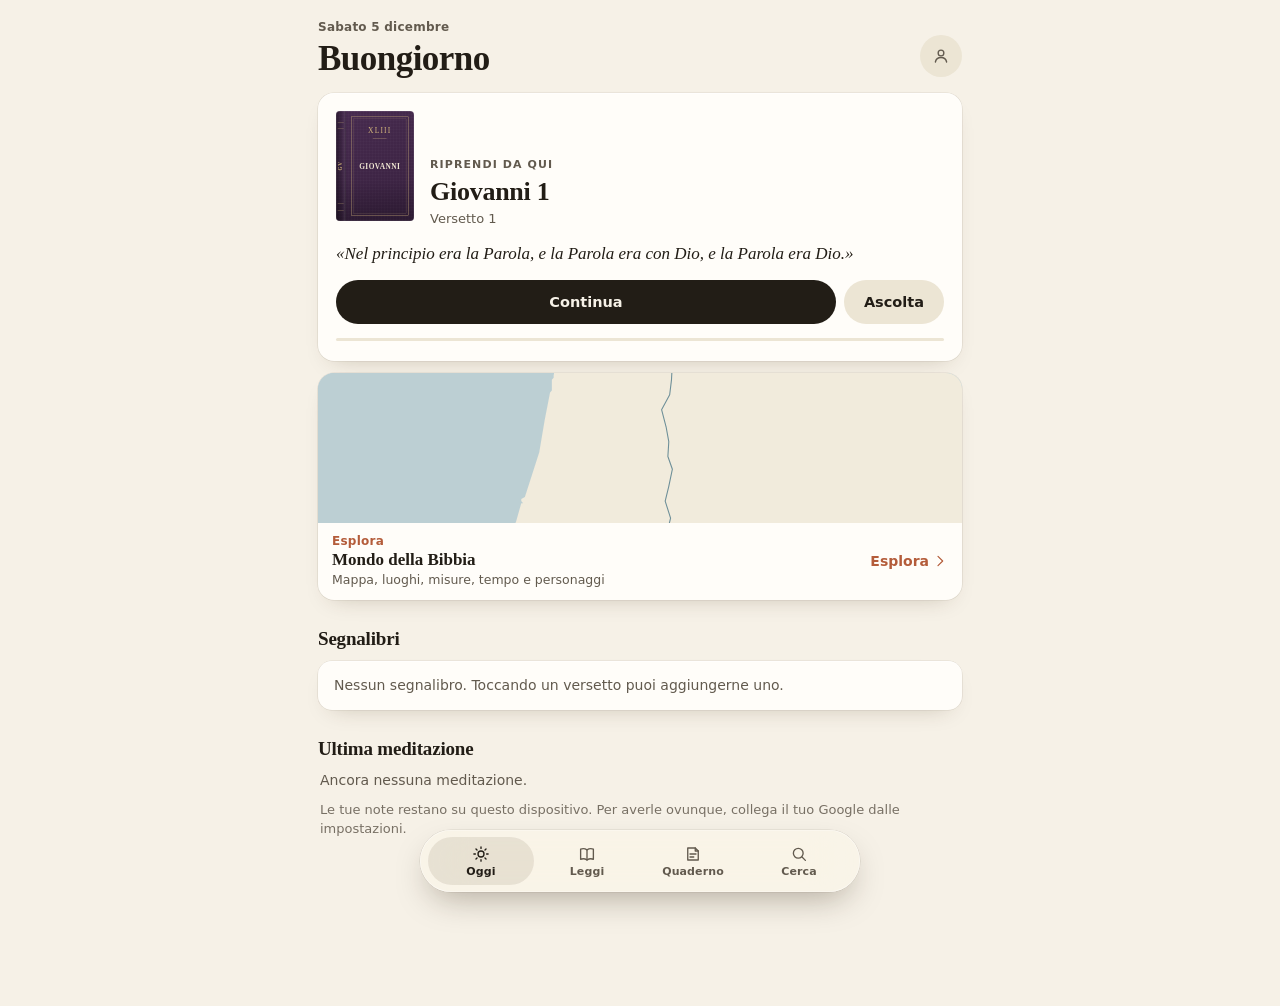
<file: index.html>
<!doctype html>
<html lang="it" data-theme="paper"><head>
<meta charset="utf-8">
<meta name="viewport" content="width=device-width,initial-scale=1,viewport-fit=cover">
<meta name="color-scheme" content="light dark">
<meta name="referrer" content="no-referrer">
<meta http-equiv="Content-Security-Policy" content="default-src 'self'; script-src 'self' 'sha256-PNIC8Z0p4fLH3GKSwVR6bp50cH5Jr4PD6WzJa2cuvkg='; style-src 'self' 'unsafe-inline' https://fonts.googleapis.com; font-src https://fonts.gstatic.com; img-src 'self' data: blob: https://server.arcgisonline.com https://*.basemaps.cartocdn.com; connect-src 'self' https://script.google.com https://*.googleusercontent.com; manifest-src 'self'; worker-src 'self'; object-src 'none'; base-uri 'none'; form-action 'self'">
<meta name="apple-mobile-web-app-capable" content="yes">
<meta name="mobile-web-app-capable" content="yes">
<meta name="apple-mobile-web-app-status-bar-style" content="black-translucent">
<meta name="apple-mobile-web-app-title" content="Bibbia Studio">
<meta name="theme-color" content="#f6f1e7">
<title>Bibbia Studio</title>
<script>try{var t=localStorage.getItem('margine.theme');if(t!=='light'&&t!=='paper'&&t!=='dark')t=matchMedia('(prefers-color-scheme:dark)').matches?'dark':'paper';document.documentElement.dataset.theme=t}catch(e){document.documentElement.dataset.theme='paper'}</script>
<link rel="manifest" href="manifest.webmanifest">
<link rel="icon" type="image/svg+xml" href="icons/icon.svg">
<link rel="apple-touch-icon" sizes="180x180" href="icons/apple-touch-icon.png">
<link rel="preconnect" href="https://fonts.googleapis.com"><link rel="preconnect" href="https://fonts.gstatic.com" crossorigin>
<link rel="stylesheet" href="https://fonts.googleapis.com/css2?family=Cardo&family=Crimson+Text:ital,wght@0,400;0,600;1,400&family=Inter:wght@400;500;600&family=Lora:wght@500;600&display=swap">
<link rel="stylesheet" href="css/tokens.css">
<link rel="stylesheet" href="css/base.css">
<link rel="stylesheet" href="css/components.css">
<link rel="stylesheet" href="css/screens.css">
</head>
<body>
<div id="app"><main id="screens"></main></div>
<nav class="tabs glass" id="tabs" aria-label="Schermate"></nav>
<div class="toast" id="toast" role="status" hidden></div>
<noscript><p style="padding:24px;font:16px system-ui">Bibbia Studio ha bisogno di JavaScript per funzionare.</p></noscript>
<script type="module" src="js/main.js"></script>
</body></html>
</file>
<file: css/tokens.css>
/* TOKEN DI DESIGN — unica fonte per colori, tipografia, raggi e ombre. Tre temi: light, paper, dark (nero puro).
   Il tema è scelto da <html data-theme="…"> (impostato da uno script in index.html prima del primo disegno).
   Le feature NON devono usare colori fissi: usano questi token. */
:root {
  /* tipografia */
  --serif-read: "Crimson Text", "Newsreader", Georgia, "Times New Roman", serif;   /* testo biblico, citazioni */
  --serif-head: "Lora", Georgia, "Times New Roman", serif;                         /* titoli */
  --serif-cover: "Cardo", Georgia, serif;                                          /* copertine */
  --sans: "Inter", system-ui, -apple-system, "Segoe UI", sans-serif;               /* interfaccia */
  --verse-size: 21px; --verse-lh: 1.65;                                            /* impostati da Aspetto della lettura */

  /* accenti dei libri (per sezione e copertina) */
  --terra: #b45c3a; --sage: #6d8062; --night: #233252; --ochre: #b8882e; --bord: #722c39; --gold: #a8833a; --slate: #4a5663; --teal: #35545c;
  --bk: #b45c3a; --bk-ac: #f6dcc4;            /* colore del libro corrente: scritti dalle schermate Oggi, Leggi, Libro */
  --accent-book: var(--bk);

  /* forma */
  /* raggi: esterno = interno + padding. xs cover e barre · ctl controlli 10 · sm 12 · md 14 pannelli piccoli · card 16 · panel 20 fogli e pannelli grandi */
  --r-xs: 4px; --r-ctl: 10px; --r-sm: 12px; --r-md: 14px; --r-card: 16px; --r-panel: 20px; --r-pill: 999px;
  --tab-h: 62px; --colw: 680px; --pad: 18px; --hit: 44px;
  --safe-t: env(safe-area-inset-top, 0px); --safe-b: env(safe-area-inset-bottom, 0px);
  --dock: 78px; --actions-h: 0px;

  /* tema chiaro (predefinito) */
  --bg: #f4f0e8; --card: #fffdf9; --ink: #1d1a16; --dim: #625a4e; --line: rgba(60, 45, 20, .11);
  --glass: rgba(250, 246, 238, .66); --chip: #ebe5d8; --pill: rgba(60, 40, 10, .09);
  --accent: #b45c3a; --accent-text: #94462a; --accent-ink: #ffffff; --ribbon: #b03a2a; --toast: #201c18;
  --sel: rgba(180, 92, 58, .24); --scrim: rgba(24, 14, 4, .38);
  --shadow-card: 0 1px 0 rgba(255, 255, 255, .7) inset, 0 0 0 .6px var(--line), 0 10px 24px -14px rgba(60, 40, 10, .28);
  --shadow-tab: 0 14px 34px -10px rgba(40, 25, 5, .35), inset 0 0 0 .6px rgba(255, 255, 255, .55), 0 0 0 .6px var(--line);
  /* i cinque colori di evidenziazione: pallino (--dN) e fondo del testo (--cN) */
  --d1: #d4a62a; --d2: #5b78a8; --d3: #6f8a62; --d4: #b9606f; --d5: #84689f;
  --c1: rgba(212, 166, 42, .34); --c2: rgba(91, 120, 168, .28); --c3: rgba(111, 138, 98, .30); --c4: rgba(185, 96, 111, .28); --c5: rgba(132, 104, 159, .28);
  color-scheme: light;
}
:root[data-theme="paper"] {
  --bg: #f6f1e7; --card: #fffdf9; --ink: #221d16; --dim: #625a4e; --line: rgba(60, 45, 20, .12);
  --glass: rgba(250, 245, 234, .7); --chip: #ece5d4;
}
/* Ambito scuro locale: `.theme-dark-scope` su un elemento (es. un foglio) ridefinisce gli stessi token del tema scuro, qualunque sia il tema dell'app */
:root[data-theme="dark"], .theme-dark-scope {
  --bg: #000000; --card: #101010; --ink: #f3efe8; --dim: #9a958b; --line: rgba(255, 255, 255, .1);
  --glass: rgba(28, 28, 28, .62); --chip: #1b1b1b; --pill: rgba(255, 255, 255, .12);
  --accent: #e08a66; --accent-text: #e08a66; --accent-ink: #1a0f08; --ribbon: #d9553f; --toast: #2a2724;
  --sel: rgba(224, 138, 102, .30); --scrim: rgba(0, 0, 0, .6);
  --accent-book: var(--bk-ac);
  --shadow-card: 0 0 0 .6px var(--line);
  --shadow-tab: 0 14px 34px -10px #000, inset 0 0 0 .6px rgba(255, 255, 255, .16);
  --d1: #e2b640; --d2: #7b97c8; --d3: #8fae80; --d4: #d17f8d; --d5: #a58ac2;
  --c1: rgba(226, 182, 64, .34); --c2: rgba(123, 151, 200, .32); --c3: rgba(143, 174, 128, .30); --c4: rgba(209, 127, 141, .30); --c5: rgba(165, 138, 194, .32);
  color-scheme: dark;
}
</file>
<file: css/base.css>
/* BASE: reset, tipografia, struttura delle schermate, barra delle schede, avvisi, fogli. Non contiene stili di singole schermate. */
*, *::before, *::after { box-sizing: border-box; }
[hidden] { display: none !important; }
html, body { margin: 0; }
html { overflow-x: clip; -webkit-text-size-adjust: 100%; text-size-adjust: 100%; scrollbar-width: thin; scrollbar-color: color-mix(in srgb, var(--dim) 45%, transparent) transparent; }
body {
  background: var(--bg); color: var(--ink); font: 400 15px/1.5 var(--sans); -webkit-font-smoothing: antialiased; -moz-osx-font-smoothing: grayscale;
  text-rendering: optimizeLegibility; overflow-x: clip; font-variant-numeric: lining-nums; padding-bottom: calc(var(--tab-h) + 44px + var(--safe-b));
  transition: background-color .25s;
}
button, select, input, textarea { font: inherit; color: inherit; }
button { cursor: pointer; background: none; border: 0; padding: 0; text-align: left; -webkit-tap-highlight-color: transparent; }
button:disabled { opacity: .35; cursor: default; }
a { color: inherit; }
:focus-visible { outline: 2px solid var(--accent); outline-offset: 2px; border-radius: var(--r-xs); }
@media (prefers-reduced-motion: reduce) { *, *::before, *::after { transition: none !important; animation: none !important; scroll-behavior: auto !important; } }
.srOnly { position: absolute; width: 1px; height: 1px; overflow: hidden; clip: rect(0 0 0 0); white-space: nowrap; }

.glass { background: var(--glass); -webkit-backdrop-filter: blur(26px) saturate(1.7); backdrop-filter: blur(26px) saturate(1.7); }

/* tipografia di base */
.big, h1.big { font: 600 34px/1.05 var(--serif-head); letter-spacing: -.015em; margin: 0; }
/* etichetta piccola: frase normale; maiuscolo spaziato solo con .caps (hero) e nelle intestazioni di sezione */
.eyebrow { font: 600 12px/1.3 var(--sans); letter-spacing: .02em; color: var(--dim); }
.eyebrow.caps { font-size: 11px; letter-spacing: .1em; text-transform: uppercase; }
h2.sec { font: 600 19px/1.2 var(--serif-head); letter-spacing: -.01em; margin: 28px 0 10px; }
.hint { font: 400 13px/1.45 var(--sans); color: var(--dim); margin: 10px 2px; }
.hint:empty { display: none; }
.hint.subtle { opacity: .85; }
.empty { color: var(--dim); font-size: 14px; margin: 6px 2px; }
.lead { font: 400 16px/1.5 var(--serif-read); color: var(--ink); margin: 6px 0 16px; }

/* struttura delle schermate */
#screens { min-height: 100dvh; }
.scr { min-height: 100dvh; }
.col { max-width: var(--colw); margin: 0 auto; padding: calc(var(--safe-t) + 20px) var(--pad) 0; }
.topbar + .col, .rtop ~ .col { padding-top: calc(var(--safe-t) + 52px + 20px); }

/* barra in alto delle sotto-schermate */
.topbar {
  position: fixed; top: 0; left: 0; right: 0; z-index: 20; height: calc(52px + var(--safe-t)); padding: var(--safe-t) 8px 0;
  display: flex; align-items: center; justify-content: space-between; gap: 6px; box-shadow: 0 .6px 0 var(--line);
}
.tb-back { display: flex; align-items: center; gap: 2px; min-width: var(--hit); height: var(--hit); padding: 0 8px; border-radius: var(--r-pill); color: var(--ink); font-weight: 500; }
.tb-title { flex: 1; text-align: center; font: 600 16px var(--serif-head); }
.tb-right { min-width: var(--hit); display: flex; justify-content: flex-end; }
.done { font-weight: 600; color: var(--accent-text); height: var(--hit); padding: 0 12px; }
.roundbtn { width: var(--hit); height: var(--hit); border-radius: 50%; background: var(--chip); display: inline-flex; align-items: center; justify-content: center; flex: none; }
.roundbtn.onhero { position: absolute; top: calc(var(--safe-t) + 12px); left: 14px; width: 40px; height: 40px; background: rgba(255, 255, 255, .2); color: #fff; -webkit-backdrop-filter: blur(14px); backdrop-filter: blur(14px); z-index: 2; }
.ic-svg { display: block; flex: none; }

/* barra delle schede: pillola di vetro fluttuante, la scheda attiva ha una pillola che scivola */
.tabs {
  position: fixed; z-index: 40; left: 50%; bottom: calc(var(--safe-b) + 8px); width: min(440px, calc(100% - 36px)); height: var(--tab-h); transform: translateX(-50%);
  border-radius: var(--r-pill); display: flex; align-items: center; padding: 0 8px; box-shadow: var(--shadow-tab);
  transition: transform .3s cubic-bezier(.2, .8, .2, 1), opacity .25s;
}
.tabs .tabpill { position: absolute; left: 8px; top: 7px; bottom: 7px; width: calc((100% - 16px) / var(--n, 4)); border-radius: var(--r-pill); background: var(--pill); transform: translateX(calc(var(--i, 0) * 100%)); transition: transform .22s cubic-bezier(.3, 1.2, .4, 1); }
.tabs.none .tabpill { opacity: 0; }
.tabs button { position: relative; flex: 1; height: 48px; display: flex; flex-direction: column; align-items: center; justify-content: center; gap: 2px; border-radius: var(--r-pill); font: 600 11px var(--sans); letter-spacing: .01em; color: var(--dim); text-align: center; }
.tabs button[aria-current="page"] { color: var(--ink); }
body.no-tabbar .tabs, body.immersive[data-screen="leggi"] .tabs, body.has-actions .tabs { transform: translate(-50%, 160%); opacity: 0; pointer-events: none; }
body.no-tabbar, body.immersive[data-screen="leggi"] { --dock: 0px; }
body.has-actions { --dock: var(--actions-h); }

/* avviso con «Annulla» */
.toast {
  position: fixed; z-index: 90; left: 50%; transform: translateX(-50%); bottom: calc(var(--safe-b) + 12px + var(--dock)); width: max-content; max-width: calc(100% - 28px);
  display: flex; align-items: center; gap: 10px; padding: 11px 16px; border-radius: var(--r-md); background: var(--toast); color: #fff; font: 500 14px/1.3 var(--sans); box-shadow: 0 8px 24px rgba(0, 0, 0, .3);
}
.toast button { color: #ffb599; font-weight: 600; padding: 4px 2px; }

/* fogli dal basso */
.sheet { position: fixed; inset: 0; z-index: 100; background: var(--scrim); display: flex; align-items: flex-end; justify-content: center; }
.sheet-box { width: min(560px, 100%); max-height: 88dvh; overflow: auto; background: var(--bg); color: var(--ink); border-radius: var(--r-panel) var(--r-panel) 0 0; padding: 8px 18px calc(18px + var(--safe-b)); box-shadow: 0 -20px 50px rgba(0, 0, 0, .25); }
.sheet-box.tall { min-height: 70dvh; }
.grab { width: 38px; height: 4px; border-radius: var(--r-xs); background: var(--line); margin: 4px auto 6px; }
.sheet-head { display: flex; align-items: center; justify-content: space-between; margin: 6px 0 12px; }
.sheet-head b { font: 600 17px var(--serif-head); }
@media (min-width: 700px) { .sheet { align-items: center; } .sheet-box { border-radius: var(--r-panel); padding-bottom: 18px; } }
.popover { position: fixed; z-index: 110; width: min(320px, calc(100% - 20px)); background: var(--card); color: var(--ink); border-radius: var(--r-md); padding: 14px; box-shadow: 0 18px 40px -10px rgba(0, 0, 0, .4), 0 0 0 .6px var(--line); }
</file>
<file: css/components.css>
/* COMPONENTI riutilizzabili: card, pulsanti, righe, campi, segmenti, pallini colore, copertine, voci del quaderno. */
.card { background: var(--card); border-radius: var(--r-card); box-shadow: var(--shadow-card); }
.cover { position: relative; display: inline-block; line-height: 0; flex: none; box-shadow: 0 1px 1.5px rgba(30, 18, 4, .3), 0 4px 7px -2px rgba(30, 18, 4, .22), 0 12px 18px -9px rgba(30, 18, 4, .42); }
.cover::after { content: ''; position: absolute; inset: 0; border-radius: inherit; pointer-events: none; box-shadow: inset 0 0 0 .5px rgba(255, 255, 255, .16); }
:root[data-theme="dark"] .cover, .theme-dark-scope .cover { box-shadow: 0 1px 2px #000, 0 5px 8px -2px rgba(0, 0, 0, .8), 0 14px 20px -9px #000; }
:root[data-theme="dark"] .cover::after, .theme-dark-scope .cover::after { box-shadow: inset 0 0 0 .5px rgba(255, 255, 255, .28); }
.cover-svg { max-width: 100%; }

/* pulsanti */
.btn { min-height: 42px; padding: 0 16px; border-radius: var(--r-pill); background: var(--chip); font: 600 14px var(--sans); display: inline-flex; align-items: center; justify-content: center; gap: 6px; text-align: center; }
.btn.primary { background: var(--accent); color: var(--accent-ink); }
.link { color: var(--accent); font-weight: 600; padding: 8px 2px; }
.pill { height: 42px; border-radius: var(--r-pill); display: inline-flex; align-items: center; justify-content: center; gap: 7px; padding: 0 20px; font: 600 14.5px var(--sans); }
.pill-sm { height: 36px; border-radius: var(--r-card); padding: 0 14px; background: var(--ink); color: var(--bg); font: 600 13.5px var(--sans); display: inline-flex; align-items: center; gap: 5px; }
.mini { height: 28px; padding: 0 10px; border-radius: var(--r-md); background: var(--card); box-shadow: 0 0 0 .6px var(--line); font: 600 12px var(--sans); color: var(--ink); flex: none; }
.ic { width: var(--hit); height: var(--hit); display: inline-flex; align-items: center; justify-content: center; border-radius: 50%; flex: none; }
.ic[aria-pressed="true"] { color: var(--accent-book); }
.ic[aria-pressed="true"] svg { fill: currentColor; }

/* campi */
.searchbox { display: flex; align-items: center; gap: 10px; height: 46px; border-radius: var(--r-md); background: var(--chip); padding: 0 12px 0 14px; color: var(--dim); margin: 14px 0 8px; box-shadow: inset 0 0 0 .6px var(--line); }
.searchbox input { flex: 1; min-width: 0; height: 100%; background: transparent; border: 0; outline: none; color: var(--ink); font: 400 16px var(--sans); }
.searchbox input::placeholder { color: var(--dim); }
.searchbox:focus-within { box-shadow: inset 0 0 0 1.5px var(--accent); }
label.field input, .cfg input, .colors-form input, .wr select { width: 100%; height: 46px; border-radius: var(--r-ctl); border: 0; background: var(--chip); padding: 0 12px; font: 400 16px var(--sans); color: var(--ink); box-shadow: inset 0 0 0 .6px var(--line); }
select { appearance: none; }
.cfg { display: flex; flex-direction: column; gap: 14px; margin-top: 8px; }
.cfg label > span, .colors-form label > span { display: block; font: 600 12px var(--sans); color: var(--dim); margin: 0 2px 6px; }
.linkbox { width: 100%; height: 44px; margin-top: 10px; border-radius: var(--r-sm); border: 0; background: var(--chip); padding: 0 10px; color: var(--ink); font: 12px var(--sans); }
.colors-form { display: flex; flex-direction: column; gap: 12px; }
.colors-form label { display: grid; grid-template-columns: 14px 78px 1fr; align-items: center; gap: 10px; }
.colors-form label > span { margin: 0; }
.dot, .grp-dot { width: 12px; height: 12px; border-radius: 50%; background: var(--dot, var(--line)); display: inline-block; }

/* segmenti e chip */
.seg { display: flex; background: var(--chip); border-radius: var(--r-md); padding: 3px; gap: 2px; margin: 10px 0; }
.seg button { flex: 1; min-height: 36px; border-radius: calc(var(--r-md) - 3px); text-align: center; font: 600 13px var(--sans); color: var(--dim); padding: 0 6px; }
.seg button[aria-pressed="true"] { background: var(--card); color: var(--ink); box-shadow: 0 1px 3px rgba(40, 25, 5, .18), 0 0 0 .6px var(--line); }
.chips { display: flex; flex-wrap: wrap; gap: 8px; }
.chip { height: 34px; padding: 0 14px; border-radius: var(--r-pill); background: var(--chip); font: 500 13.5px var(--sans); display: inline-flex; align-items: center; gap: 6px; }

/* righe */
.rows { background: var(--card); border-radius: var(--r-md); box-shadow: var(--shadow-card); overflow: hidden; }
.row { display: flex; align-items: center; gap: 12px; width: 100%; min-height: 54px; padding: 12px 16px; text-decoration: none; color: var(--ink); }
.row + .row { border-top: 1px solid var(--line); }
.row .row-main { flex: 1; min-width: 0; display: flex; flex-direction: column; }
.row b { font-weight: 500; font-size: 15px; }
.row small { color: var(--dim); font-size: 12.5px; overflow: hidden; text-overflow: ellipsis; white-space: nowrap; }
.row > .ic-svg:last-child { color: var(--dim); }
.row-ic { color: var(--dim); display: inline-flex; }
.row.custom { display: block; }

/* pallini dei colori */
.palette { display: flex; gap: 12px; align-items: center; flex-wrap: wrap; }
.palette button { position: relative; width: 30px; height: 30px; border-radius: 50%; background: var(--c); box-shadow: inset 0 0 0 1px rgba(0, 0, 0, .1); color: var(--dim); text-align: center; line-height: 30px; font-weight: 600; }
.palette button::after { content: ''; position: absolute; inset: -7px; }
.palette button.none { background: transparent; box-shadow: inset 0 0 0 1.5px var(--dim); }
.palette button[aria-pressed="true"] { box-shadow: 0 0 0 2px var(--bg), 0 0 0 4px var(--ink); }

/* voci del quaderno e dei risultati */
.ent { display: flex; gap: 12px; width: 100%; padding: 14px; margin-bottom: 8px; background: var(--card); border-radius: var(--r-md); box-shadow: var(--shadow-card); text-align: left; text-decoration: none; color: var(--ink); align-items: flex-start; }
.ent > i { width: 10px; height: 10px; border-radius: 50%; background: var(--dot, var(--line)); margin-top: 7px; flex: none; }
.ent > i.bm { width: 10px; height: 14px; border-radius: var(--r-xs); background: var(--ribbon); clip-path: polygon(0 0, 100% 0, 100% 100%, 50% 74%, 0 100%); }
.ent-body, .ent-open { flex: 1; min-width: 0; display: flex; flex-direction: column; gap: 3px; text-align: left; }
.ent-head { display: flex; justify-content: space-between; align-items: baseline; gap: 8px; }
.ent strong { font: 600 14px var(--sans); }
.ent time { font: 500 12px var(--sans); color: var(--dim); }
.ent-quote { font: italic 400 14.5px/1.35 var(--serif-read); color: var(--dim); display: -webkit-box; -webkit-line-clamp: 2; -webkit-box-orient: vertical; overflow: hidden; }
.ent .ent-note { display: -webkit-box; -webkit-line-clamp: 4; -webkit-box-orient: vertical; overflow: hidden; }
.ent span { font: 400 15px/1.4 var(--sans); overflow-wrap: anywhere; }
.ent .x { width: var(--hit); height: var(--hit); flex: none; display: inline-flex; align-items: center; justify-content: center; color: var(--dim); }
.ent.jump { border: 1.5px solid var(--accent); }

.conflict { background: var(--card); border-radius: var(--r-md); padding: 14px; margin: 12px 0; box-shadow: 0 0 0 1.5px var(--d4); }
.conflict p { margin: 0 0 6px; font-size: 14px; }
.cf-title { font-weight: 600; }
.cf-btns { display: flex; flex-wrap: wrap; gap: 8px; margin-top: 6px; }

input[type=search]::-webkit-search-cancel-button, input[type=search]::-webkit-search-decoration { -webkit-appearance: none; appearance: none; }
</file>
<file: css/screens.css>
/* SCHERMATE: Oggi, Libreria, Libro, Leggi, Quaderno, Cerca, Nota, Impostazioni. */

/* ---------- Oggi ---------- */
.oggi-head { display: flex; justify-content: space-between; align-items: flex-end; margin-bottom: 16px; }
.oggi-head .big { margin-top: 5px; font-size: 35px; }
.avatar { width: 42px; height: 42px; border-radius: 50%; background: var(--chip); display: flex; align-items: center; justify-content: center; color: var(--dim); }
/* «Riprendi da qui»: l'unico momento ricco della schermata. Superficie piatta, copertina vera a sinistra. */
.hero { position: relative; display: flex; flex-direction: column; gap: 14px; padding: 18px 18px 20px; overflow: hidden; }
.hero-top { display: flex; gap: 16px; align-items: flex-end; }
.hero-cover { flex: none; }
.hero-cover .cover { border-radius: var(--r-xs); box-shadow: none; filter: none; }
.hero-head { min-width: 0; display: flex; flex-direction: column; gap: 4px; padding-bottom: 2px; }
.hero-head .eyebrow { margin-bottom: 2px; }
.hero-title { font: 600 26px/1.1 var(--serif-head); letter-spacing: -.01em; }
.hero-sub { font: 500 13px var(--sans); color: var(--dim); }
.hero-quote { margin: 0; font: italic 400 17px/1.4 var(--serif-read); color: var(--ink); }
.hero-btns { display: flex; gap: 8px; }
.hero .pill { height: 44px; }
.hero .pill.primary { flex: 1; background: var(--ink); color: var(--bg); }
.hero .pill.glass-btn { background: var(--chip); color: var(--ink); }
.hero-progress { height: 3px; border-radius: var(--r-xs); background: var(--chip); }
.hero-progress i { display: block; height: 100%; width: 0; border-radius: var(--r-xs); background: var(--accent-book); transition: width .4s; }
/* cifre di Oggi: una riga di testo, numeri tabulari */
.stats { margin: 12px 2px 0; font: 400 13.5px/1.4 var(--sans); color: var(--dim); font-variant-numeric: tabular-nums; }
.stats b { font-weight: 600; color: var(--ink); }
.stat { display: inline-block; padding: 10px 0; }
.stat.tap { cursor: pointer; text-decoration: underline; text-decoration-color: var(--line); text-underline-offset: 3px; -webkit-tap-highlight-color: transparent; }
.stats-sep { color: var(--dim); margin: 0 6px; }
.home-cards { display: flex; flex-direction: column; gap: 12px; }
.home-cards:not(:empty) { margin-top: 12px; }
.recents { display: flex; gap: 10px; overflow-x: auto; margin: 0 calc(var(--pad) * -1); padding: 4px var(--pad) 10px; scrollbar-width: none; }
.recent { flex: none; width: 176px; height: 78px; padding: 10px; display: flex; gap: 11px; align-items: center; }
.recent-body { flex: 1; min-width: 0; }
.recent-body b { font: 600 14.5px var(--serif-head); display: block; white-space: nowrap; overflow: hidden; text-overflow: ellipsis; }
.recent-body small { font: 500 11px var(--sans); color: var(--dim); display: block; margin: 1px 0 7px; }
.mini-progress { height: 3px; border-radius: var(--r-xs); background: var(--chip); }
.mini-progress i { display: block; height: 100%; border-radius: var(--r-xs); }
.med { display: block; width: 100%; padding: 16px; text-align: left; }
.med p { margin: 6px 0 0; font: 400 16px/1.45 var(--serif-read); }

/* ---------- Libreria ---------- */
.shelves { margin-top: 6px; }
.section .sh, .sh { display: flex; align-items: baseline; justify-content: space-between; margin: 22px 0 0; }
.sh .eyebrow { text-transform: uppercase; letter-spacing: .09em; font-size: 11px; }
.sh .count { font: 500 12.5px var(--sans); color: var(--dim); }
.shelf { display: flex; gap: 12px; overflow-x: auto; margin: 0 calc(var(--pad) * -1); padding: 12px var(--pad) 8px; scrollbar-width: none; scroll-snap-type: x proximity; scroll-padding-inline: var(--pad); }
.book { flex: none; width: 88px; scroll-snap-align: start; position: relative; }
.book .cover { transition: transform .25s cubic-bezier(.3, 1.3, .5, 1); }
.book:active .cover { transform: translateY(-6px); }
.book b { display: block; font: 600 12.5px/1.25 var(--sans); margin-top: 8px; }
.book small { display: flex; justify-content: space-between; gap: 4px; font: 400 11px var(--sans); color: var(--dim); }
.book small em { font-style: normal; font-variant-numeric: tabular-nums; }
.book-bar { display: block; height: 2px; border-radius: 1px; margin-top: 5px; background: var(--line); overflow: hidden; }
.book-bar i { display: block; height: 100%; border-radius: 1px; background: var(--bk); }
:root[data-theme="dark"] .book-bar { background: rgba(255, 255, 255, .16); }
:root[data-theme="dark"] .book-bar i { background: var(--bk-ac); }
.book .reading-dot { display: block; position: absolute; top: 0; right: 12px; z-index: 2; width: 10px; height: 30px; background: linear-gradient(90deg, #a13a33, #7d2420); clip-path: polygon(0 0, 100% 0, 100% 100%, 50% 80%, 0 100%); filter: drop-shadow(0 1px 1px rgba(0, 0, 0, .4)); }
.testament { display: flex; align-items: center; gap: 12px; margin: 30px 0 4px; color: var(--dim); font: 600 11px var(--sans); letter-spacing: .09em; text-transform: uppercase; }
.testament::before, .testament::after { content: ''; flex: 1; height: 1px; background: var(--line); }
@media (min-width: 900px) { .shelf { flex-wrap: wrap; overflow: visible; margin: 0; padding-inline: 0; } }

/* ---------- Libro ---------- */
body[data-screen="libro"] { padding-bottom: 110px; }
.libro-hero { position: relative; height: calc(330px + var(--safe-t)); overflow: hidden; color: #fff5ea; background: var(--bk); }
.libro-bg { position: absolute; inset: 0; } .libro-bg svg { width: 100%; height: 100%; }
.libro-fade { position: absolute; inset: 0; background: linear-gradient(180deg, rgba(0, 0, 0, .06) 0%, rgba(0, 0, 0, .0) 40%, color-mix(in srgb, var(--bg) 85%, transparent) 88%, var(--bg) 100%); }
.libro-title { position: absolute; left: 0; right: 0; bottom: 56px; max-width: var(--colw); margin: 0 auto; padding: 0 var(--pad); }
.libro-title .eyebrow { color: rgba(255, 245, 234, .85); text-transform: uppercase; letter-spacing: .1em; font-size: 11px; }
.libro-title h1 { font: 600 40px/1.05 var(--serif-head); margin: 8px 0 4px; letter-spacing: -.015em; text-shadow: 0 2px 14px rgba(0, 0, 0, .25); }
.libro-sub { margin: 0; font: 500 13px var(--sans); opacity: .9; }
.libro-content { padding-top: 6px; }
.book-card { margin-bottom: 12px; }
.grid { display: grid; grid-template-columns: repeat(6, 1fr); gap: 8px; }
.grid button { height: 46px; border-radius: var(--r-ctl); background: var(--card); box-shadow: var(--shadow-card); font: 600 15px var(--sans); text-align: center; }
.grid button.done { color: var(--accent-book); }
.grid button.done::after { content: ''; display: block; width: 14px; height: 2px; border-radius: var(--r-xs); background: currentColor; margin: -4px auto 0; opacity: .6; }
.grid button[aria-current="true"] { background: var(--bk); color: #fff; }
.cta-dock { position: fixed; z-index: 30; left: 0; right: 0; bottom: 0; padding: 14px var(--pad) calc(var(--safe-b) + 14px); background: linear-gradient(180deg, transparent, var(--bg) 40%); }
.cta { display: flex; align-items: center; justify-content: center; gap: 8px; width: min(var(--colw), 100%); margin: 0 auto; height: 52px; border-radius: var(--r-pill); background: var(--bk); color: #fff; font: 600 15.5px var(--sans); box-shadow: var(--shadow-card); text-align: center; }

/* ---------- Leggi ---------- */
.rtop { position: fixed; top: 0; left: 0; right: 0; z-index: 20; display: flex; align-items: center; gap: 0; padding: var(--safe-t) 6px 0; height: calc(52px + var(--safe-t)); transition: transform .28s cubic-bezier(.2, .8, .2, 1); box-shadow: 0 .6px 0 var(--line); }
body.immersive .rtop { transform: translateY(-110%); }
.rtop .grow { flex: 1; }
.search-help { margin: 6px 2px 4px; }
.search-help .search-what { font: 400 14px/1.45 var(--sans); color: var(--dim); margin: 0 0 10px; }
.search-help .chips { margin: 0; }
.rtop-x { display: contents; }
.ic-txt { height: var(--hit); min-width: var(--hit); padding: 0 8px; border-radius: var(--r-pill); display: inline-flex; align-items: center; justify-content: center; font: 600 13.5px var(--sans); color: var(--ink); white-space: nowrap; flex: none; }
.rtitle { display: flex; align-items: center; gap: 4px; height: var(--hit); padding: 0 8px; font: 600 16px var(--serif-head); min-width: 0; }
.rtitle span { white-space: nowrap; overflow: hidden; text-overflow: ellipsis; }
.reader { padding-top: calc(var(--safe-t) + 52px + 8px); }
.chap-head { position: relative; text-align: center; padding: 18px 0 4px; }
.chap-book { font: 600 12px var(--sans); letter-spacing: .1em; text-transform: uppercase; color: var(--dim); }
.chap-book.solo { font: 600 34px/1.1 var(--serif-head); letter-spacing: -.01em; text-transform: none; color: var(--accent-book); }
.chap-num { font: 500 104px/1 var(--serif-read); color: var(--accent-book); margin: 8px 0 2px; letter-spacing: -.02em; }
.chap-fleuron { color: var(--accent-book); opacity: .75; margin-top: 8px; display: flex; justify-content: center; }
.chap-ribbon { position: absolute; right: 2px; top: -10px; color: var(--ribbon); filter: drop-shadow(0 3px 4px rgba(0, 0, 0, .25)); }
.chap-slot { margin-top: 14px; }
.text { font: 400 var(--verse-size)/var(--verse-lh) var(--serif-read); margin: 30px 0 0; max-width: 34em; margin-inline: auto; -webkit-hyphens: auto; hyphens: auto; }
.verse { cursor: pointer; -webkit-user-select: none; user-select: none; -webkit-touch-callout: none; -webkit-tap-highlight-color: transparent; scroll-margin-top: calc(var(--safe-t) + 62px); border-radius: var(--r-xs); -webkit-box-decoration-break: clone; box-decoration-break: clone; transition: background-color .18s; outline-offset: 1px; }
.verse sup { font: 600 .5em var(--sans); color: var(--dim); margin: 0 .3em 0 .15em; vertical-align: .85em; line-height: 0; }
.verse[data-c="1"] { background-color: var(--c1); } .verse[data-c="2"] { background-color: var(--c2); } .verse[data-c="3"] { background-color: var(--c3); }
.verse[data-c="4"] { background-color: var(--c4); } .verse[data-c="5"] { background-color: var(--c5); }
.verse.sel { background-image: linear-gradient(var(--sel), var(--sel)); box-shadow: 0 0 0 2px var(--sel); }
.verse .t.hl { animation: flash .3s; }
@keyframes flash { from { filter: brightness(1.4); } to { filter: none; } }
.rib { display: inline-block; width: .32em; height: .62em; background: var(--ribbon); clip-path: polygon(0 0, 100% 0, 100% 100%, 50% 74%, 0 100%); margin-right: .12em; vertical-align: -.02em; }
.rib.new { animation: drop .3s ease-out; }
@keyframes drop { from { transform: translateY(-.5em); opacity: 0; } to { transform: none; opacity: 1; } }
.vnote { display: block; font: italic 400 .8em/1.4 var(--serif-read); color: var(--dim); margin: .3em 0 .6em 1.2em; padding-left: .8em; border-left: 2px solid var(--line); }
.turn { display: flex; flex-wrap: wrap; align-items: center; gap: 12px; margin: 40px 0 8px; }
.nextcard { flex: 1; min-width: 200px; padding: 12px 14px; }
.next-inner { display: flex; align-items: center; gap: 12px; width: 100%; }
.next-body { flex: 1; display: flex; flex-direction: column; }
.next-body b { font: 600 18px var(--serif-head); }
.next-inner > .ic-svg { color: var(--accent-book); }
.chap-footer:not(:empty) { margin-top: 24px; }

/* barra azioni sul versetto */
.actions { position: fixed; z-index: 45; left: 50%; transform: translateX(-50%); bottom: calc(var(--safe-b) + 10px); width: min(var(--colw), calc(100% - 20px)); padding: 12px 14px 14px; border-radius: var(--r-panel); box-shadow: var(--shadow-tab); display: flex; flex-direction: column; gap: 8px; }
.aTop { display: flex; justify-content: space-between; align-items: center; }
.aref { font: 600 13.5px var(--sans); }
.cname { font: 500 12px var(--sans); color: var(--dim); min-height: 16px; }
.abtns { display: flex; gap: 8px; }
.abtn { flex: 1; display: flex; flex-direction: column; align-items: center; gap: 3px; padding: 9px 4px 8px; border-radius: var(--r-md); background: var(--chip); font: 600 11px var(--sans); text-align: center; min-height: var(--hit); }
.abtn.p { background: var(--ink); color: var(--bg); }

/* foglio «Aspetto della lettura» */
.typo-row { margin: 4px 0 14px; }
.typo-row .seg { margin: 6px 0 0; }
.typo-row .eyebrow { display: block; }
.theme-tiles { display: grid; grid-template-columns: repeat(3, 1fr); gap: 10px; margin-top: 8px; }
.tile { display: flex; flex-direction: column; align-items: center; gap: 6px; font: 500 12px var(--sans); color: var(--dim); text-align: center; }
.tile-sw { width: 100%; height: 58px; border-radius: var(--r-card); display: flex; align-items: center; justify-content: center; font: 600 22px var(--serif-read); box-shadow: inset 0 0 0 1px var(--line); }
.tile.light .tile-sw { background: #f4f0e8; color: #1d1a16; } .tile.paper .tile-sw { background: #f6f1e7; color: #221d16; } .tile.dark .tile-sw { background: #000; color: #f3efe8; }
.tile[aria-pressed="true"] .tile-sw { box-shadow: inset 0 0 0 2.5px var(--accent); } .tile[aria-pressed="true"] small { color: var(--ink); font-weight: 600; }
.reader-settings:not(:empty) { margin-top: 6px; border-top: 1px solid var(--line); padding-top: 10px; }
.vgrid { display: grid; grid-template-columns: repeat(6, 1fr); gap: 8px; }
.vnum { height: 46px; border-radius: var(--r-sm); background: var(--chip); font: 600 15px var(--sans); text-align: center; }
.vnum[aria-current="true"] { background: var(--accent); color: var(--accent-ink); }
pre { background: var(--chip); border-radius: var(--r-ctl); padding: 10px; overflow: auto; font-size: 13px; }

/* ---------- Quaderno e Cerca ---------- */
.head { display: flex; align-items: center; justify-content: space-between; }
.grp { margin-top: 10px; }
.grp-head { display: flex; align-items: center; gap: 12px; width: 100%; padding: 8px 0; }
.grp-title { flex: 1; display: flex; flex-direction: column; }
.grp-title b { font: 600 19px var(--serif-head); }
.grp-title small { font: 500 12px var(--sans); color: var(--dim); }
.grp-chev { color: var(--dim); transition: transform .2s; display: flex; }
.grp.closed .grp-chev { transform: rotate(-90deg); }
.grp-dot { width: 16px; height: 16px; margin: 0 9px; }

/* ---------- Nota ---------- */
.wr { padding-bottom: 150px; }
.quote { background: var(--card); border-radius: var(--r-md); padding: 14px 16px; box-shadow: var(--shadow-card); display: flex; flex-direction: column; gap: 6px; }
.quote b { font: 600 12px var(--sans); letter-spacing: .02em; color: var(--accent-text); }
.quote #wText { font: italic 400 17px/1.45 var(--serif-read); }
.quote #wText.clamp { display: -webkit-box; -webkit-line-clamp: 3; -webkit-box-orient: vertical; overflow: hidden; }
.quote .link { align-self: flex-start; padding: 2px 0; }
.quote-links { display: flex; flex-wrap: wrap; gap: 4px 18px; align-items: center; }
.editor-box { margin-top: 12px; }
.editor-box textarea { width: 100%; min-height: 46dvh; border: 0; background: transparent; resize: none; outline: none; font: 400 20px/1.5 var(--serif-read); color: var(--ink); padding: 6px 2px; }
.wr label { display: block; margin-bottom: 12px; font: 600 12px var(--sans); color: var(--dim); }
.wr label select { margin-top: 6px; }
.wbar { position: fixed; z-index: 30; left: 0; right: 0; bottom: 0; padding: 12px var(--pad) calc(var(--safe-b) + 12px); display: flex; align-items: center; justify-content: space-between; gap: 12px; box-shadow: 0 -.6px 0 var(--line); }
#status { font: 500 12.5px var(--sans); color: var(--dim); }

/* ---------- Impostazioni ---------- */
.settings .appearance { background: var(--card); border-radius: var(--r-md); box-shadow: var(--shadow-card); padding: 12px 16px 4px; }
.settings h2.sec { margin-top: 26px; }

.rows > .empty { padding: 14px 16px; margin: 0; }
.settings > h2.sec:first-child { margin-top: 6px; }
.card.med p { display: -webkit-box; -webkit-line-clamp: 4; -webkit-box-orient: vertical; overflow: hidden; }

/* ---------- Libreria: interruttore, continua, filtri, griglia veloce, indice ---------- */
.lib-top { display: flex; align-items: center; justify-content: space-between; gap: 12px; }
.lib-seg { margin: 0; width: 176px; flex: none; }
.lib-seg button, .lib-filters button { min-height: 44px; }
.lib-seg { padding: 2px; } .lib-seg button { min-height: 40px; font-size: 12.5px; }
.lib-cont { display: flex; align-items: center; gap: 12px; width: 100%; min-height: 62px; margin: 6px 0 4px; padding: 8px 12px 8px 8px; border-radius: 14px; background: var(--card); box-shadow: var(--shadow-card); text-align: left; color: var(--ink); }
.lib-cont .cont-t { flex: 1; min-width: 0; display: flex; flex-direction: column; gap: 1px; }
.lib-cont b { font: 600 15px var(--sans); }
.lib-cont > .ic-svg { color: var(--dim); }
.lib-filters { margin: 8px 0 2px; gap: 6px; background: transparent; padding: 0; }
.lib-filters button { flex: none; padding: 0 14px; border-radius: 22px; background: var(--chip); color: var(--dim); font: 600 13px var(--sans); }
.lib-filters button[aria-pressed="true"] { background: var(--ink); color: var(--bg); box-shadow: none; }
.is-grid { padding-right: 44px; }
.gsec { position: relative; }
.g-head { position: sticky; top: var(--safe-t); z-index: 5; display: flex; align-items: baseline; justify-content: space-between; margin: 0 -44px 0 calc(var(--pad) * -1); padding: 9px 44px 6px var(--pad); background: color-mix(in srgb, var(--bg) 95%, transparent); -webkit-backdrop-filter: blur(6px); backdrop-filter: blur(6px); font: 600 10.5px var(--sans); letter-spacing: .18em; text-transform: uppercase; color: var(--dim); }
.g-head em { font-style: normal; letter-spacing: 0; font-weight: 500; }
.gbooks { display: grid; grid-template-columns: repeat(4, 1fr); gap: 10px 8px; padding: 6px 0 12px; }
.gbook { width: auto; min-width: 0; text-align: left; scroll-margin-top: 44px; }
.gbook .cover { display: block; width: 100%; }
.gbook .cover-svg { width: 100%; height: auto; }
.gbook:active .cover { transform: none; }
.gbook small { white-space: nowrap; font-size: 11px; gap: 3px; }
.gbook b { font: 500 11px/1.2 var(--sans); margin-top: 5px; white-space: nowrap; overflow: hidden; text-overflow: ellipsis; }
.lib-idx { position: fixed; right: 2px; top: 50%; transform: translateY(-50%); z-index: 20; display: flex; flex-direction: column; border-radius: 16px; background: color-mix(in srgb, var(--bg) 70%, transparent); -webkit-backdrop-filter: blur(8px); backdrop-filter: blur(8px); box-shadow: 0 0 0 .6px var(--line); }
.lib-idx[hidden] { display: none; }
.lib-idx-b { width: var(--hit); height: var(--hit); display: flex; align-items: center; justify-content: center; font: 700 11px var(--sans); color: var(--dim); letter-spacing: .02em; }
@media (max-height: 640px) { .lib-idx-b { height: 36px; } }
#gotoForm .mini { height: var(--hit); min-width: var(--hit); padding: 0 12px; font-size: 13px; }
@media (min-width: 900px) { .lib-idx { display: none; } .is-grid { padding-right: 0; } .gbooks { grid-template-columns: repeat(8, 1fr); } .g-head { margin-right: calc(var(--pad) * -1); padding-right: var(--pad); } }
</file>
